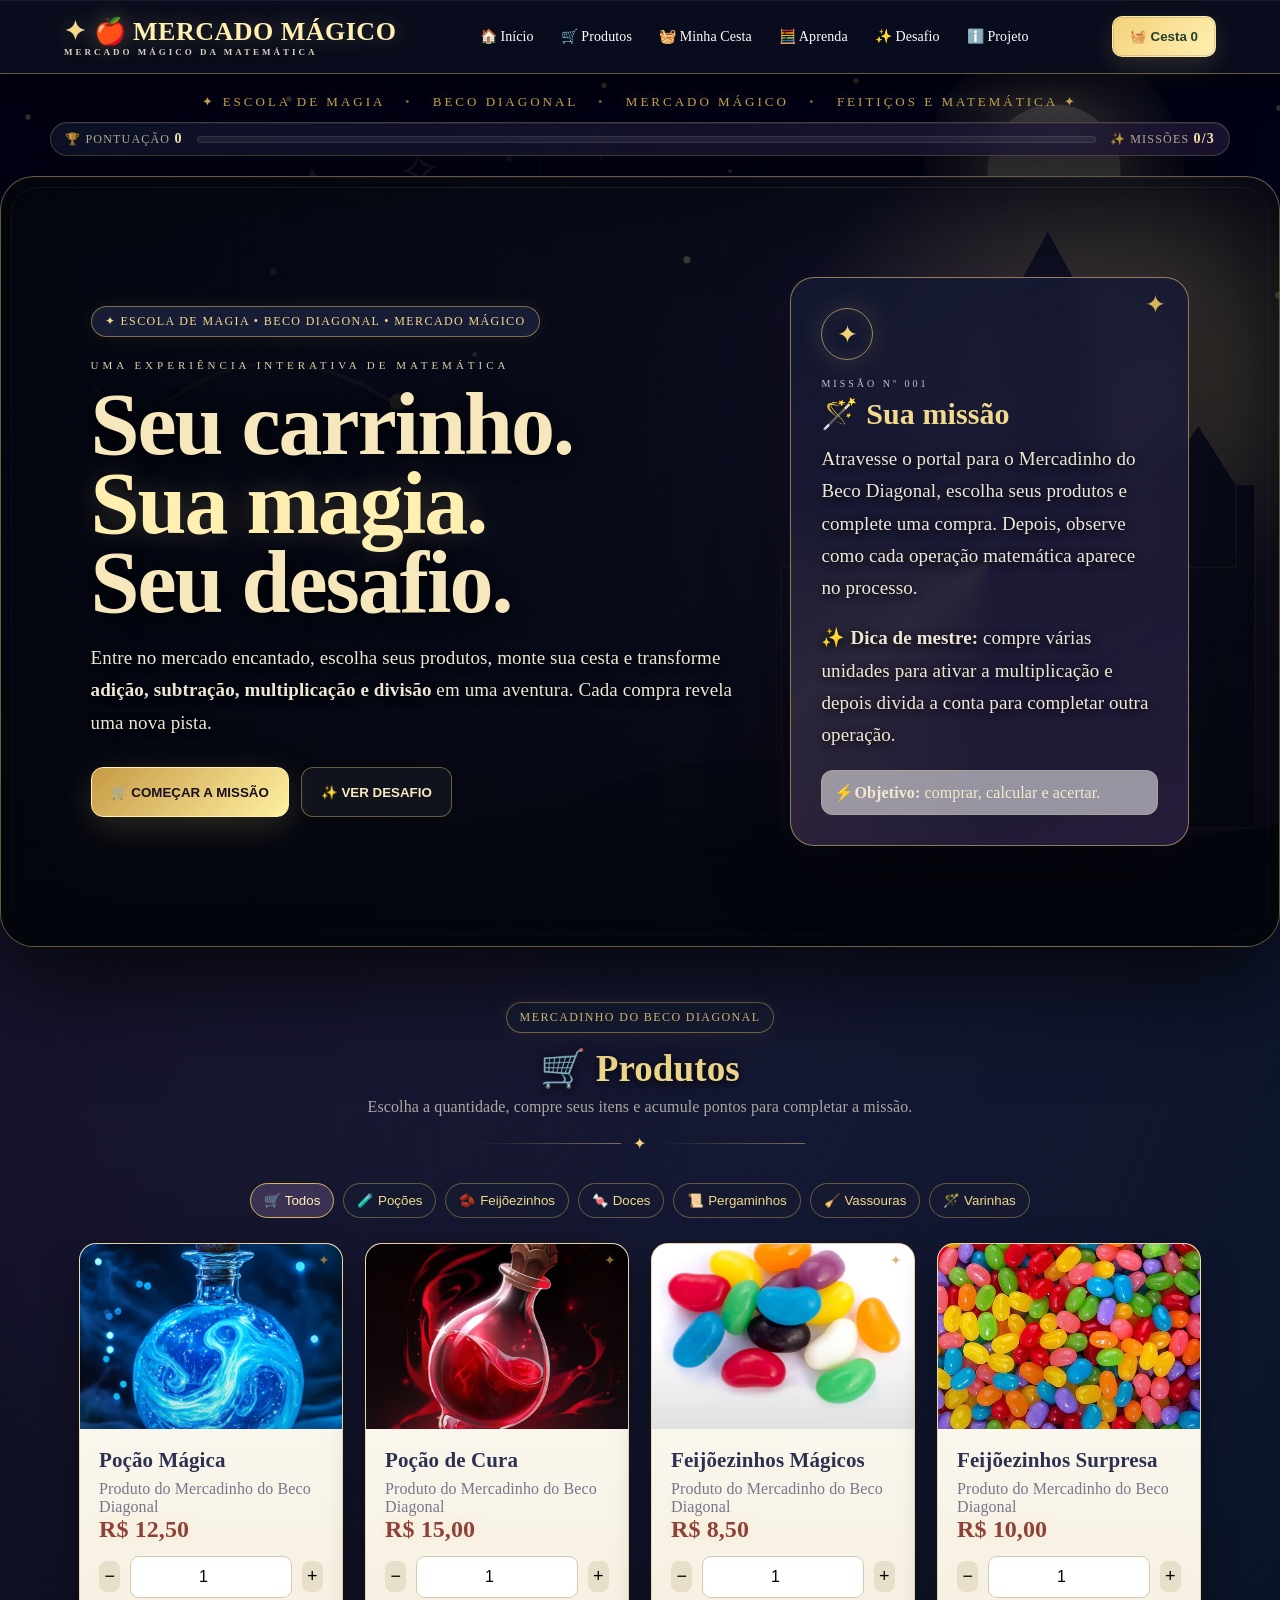
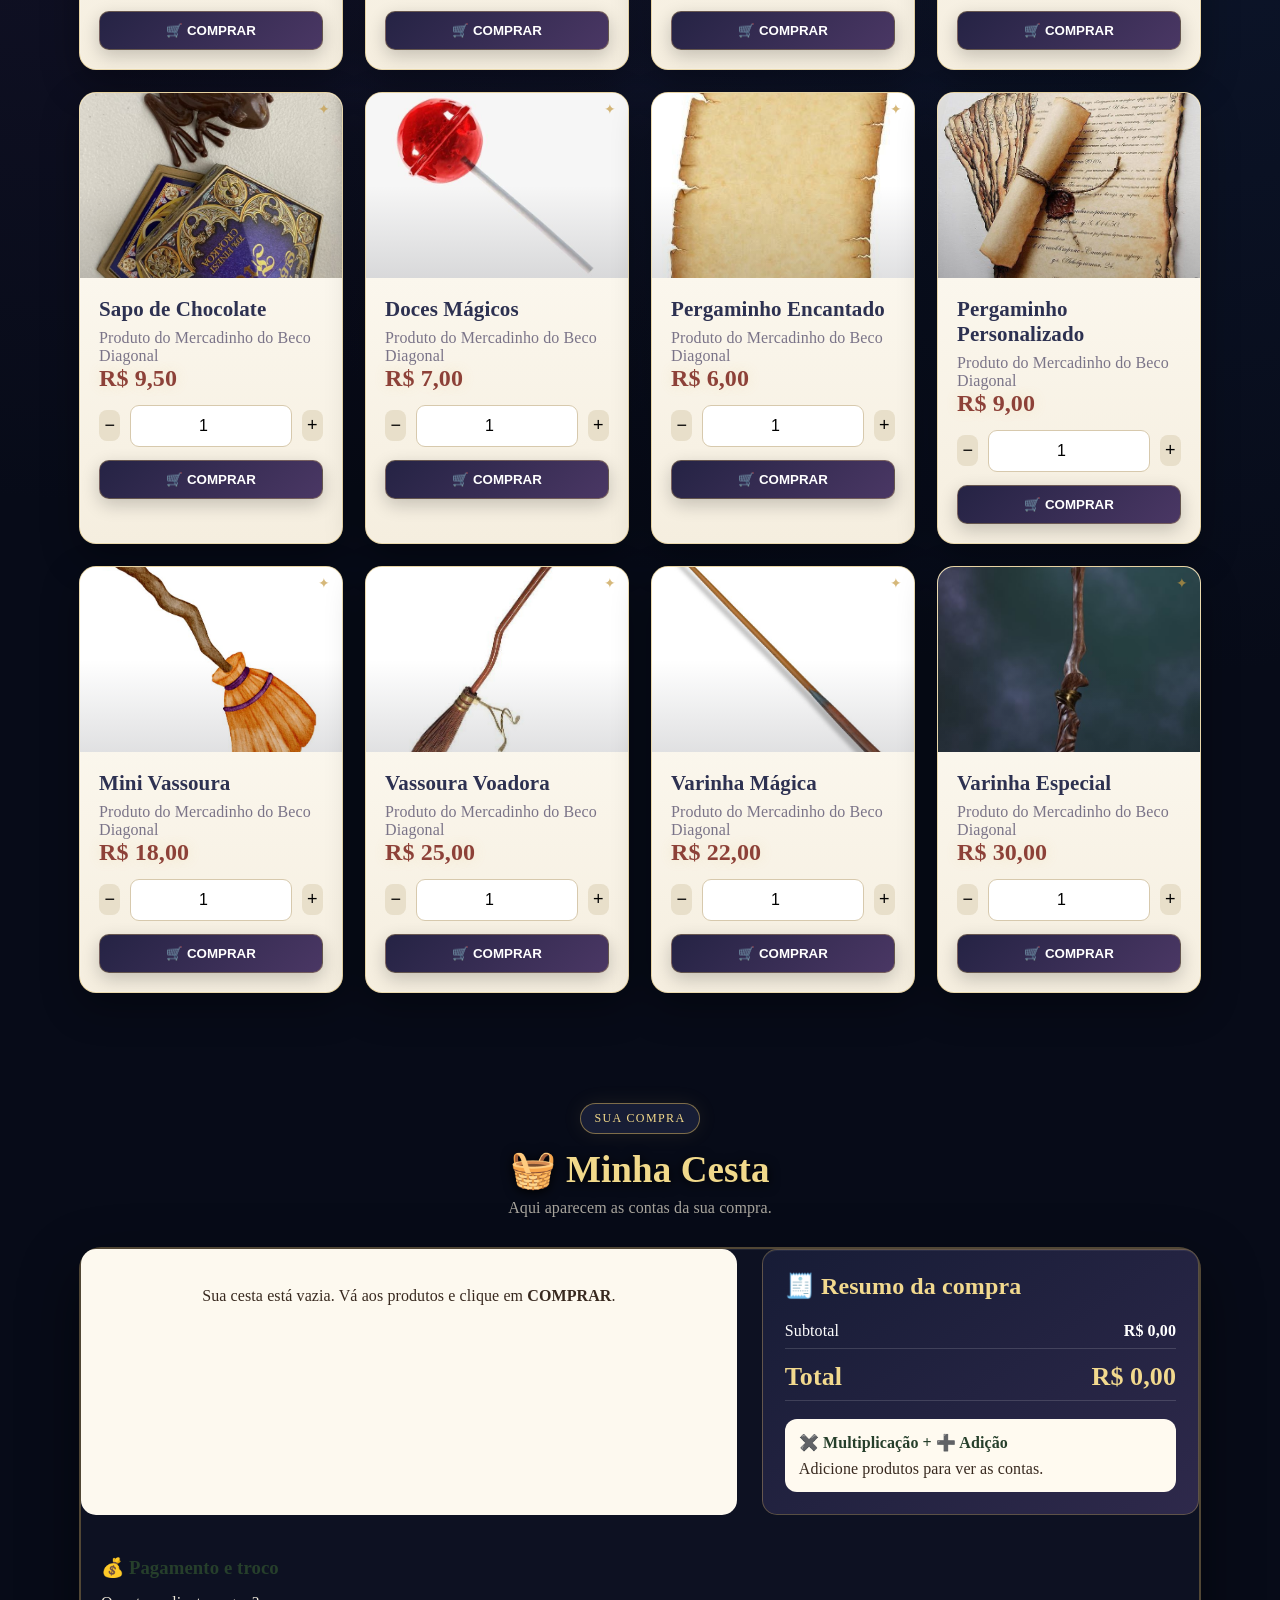
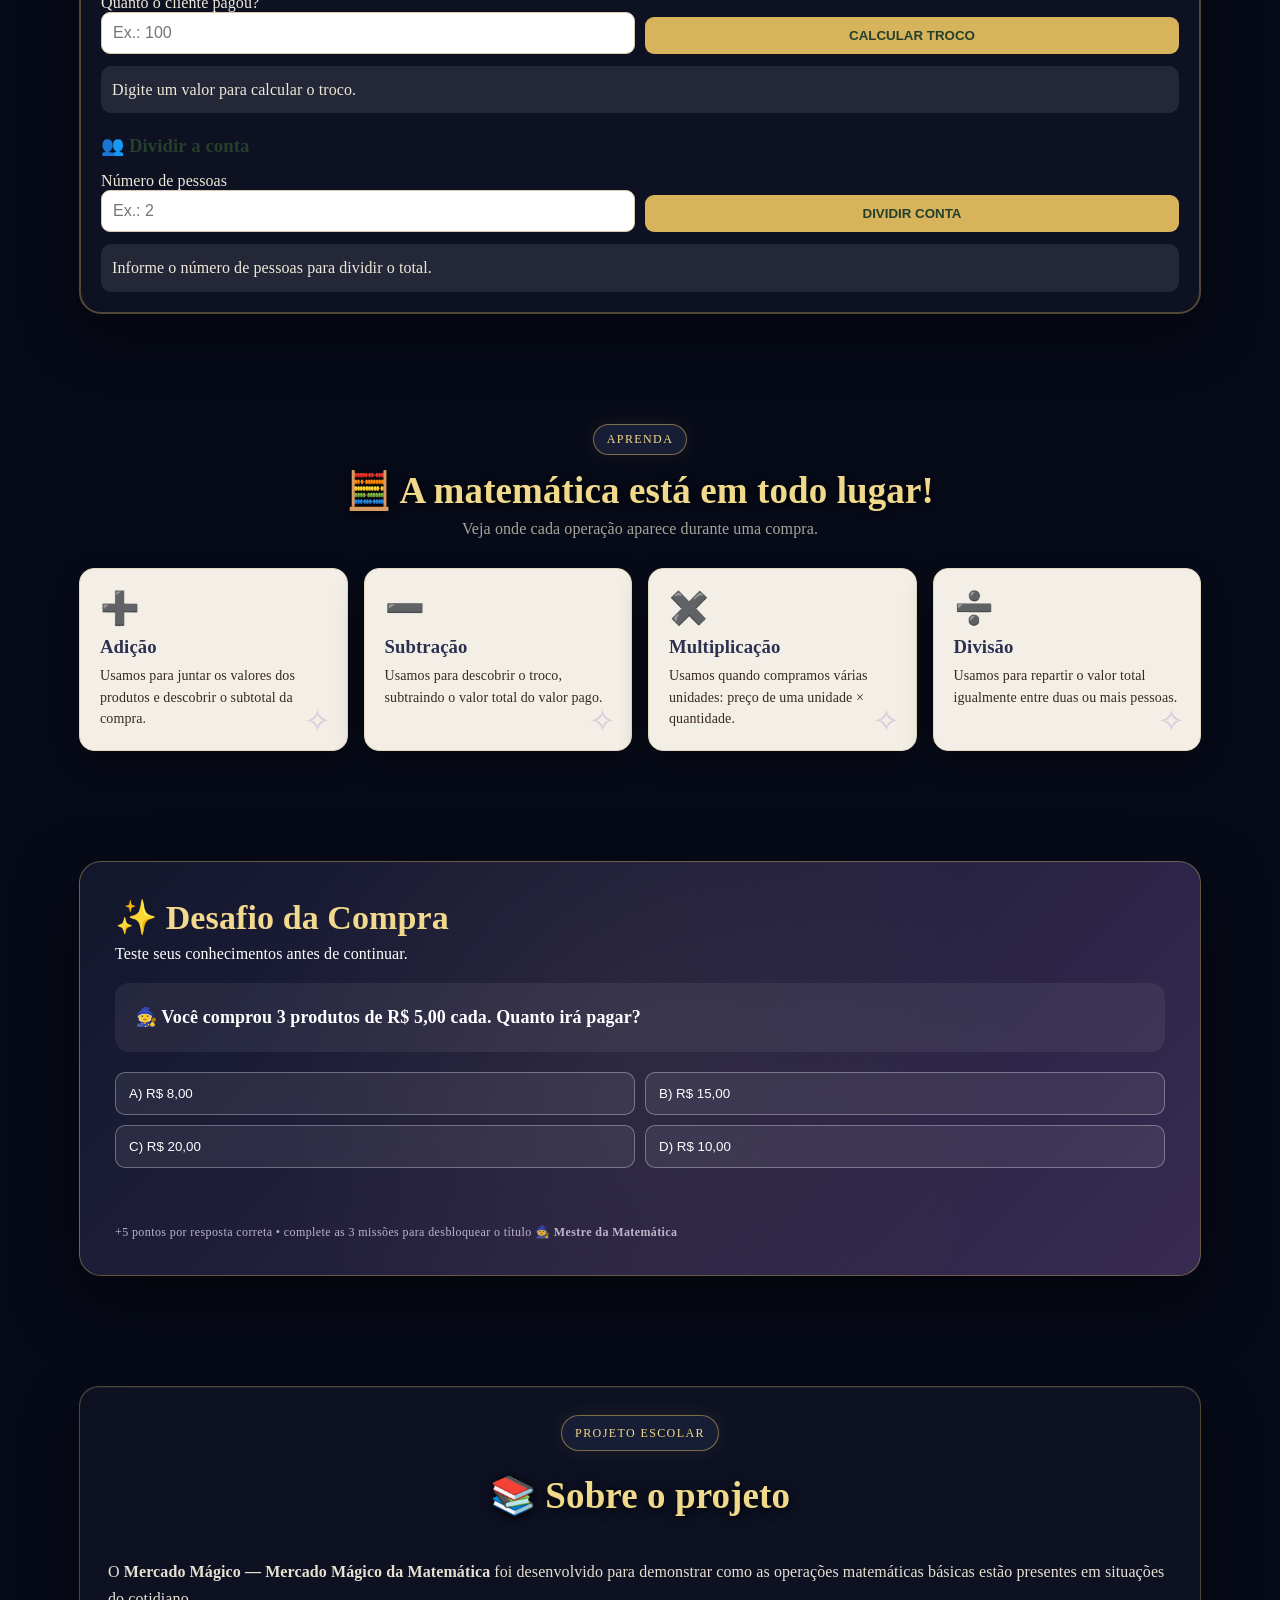
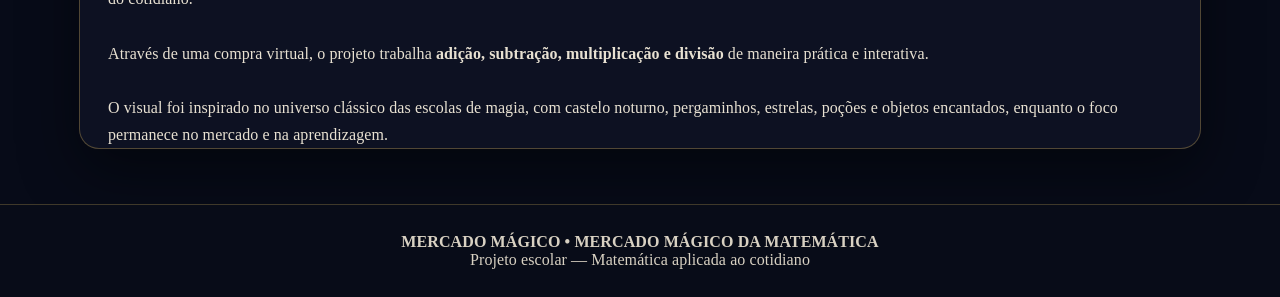
<file: index.html>
<!DOCTYPE html>
<html lang="pt-BR">
<head>
<meta charset="UTF-8">
<meta name="viewport" content="width=device-width, initial-scale=1.0">
<title>Mercado Mágico | Mercado Mágico da Matemática</title>
<link rel="stylesheet" href="Style.css">
</head>
<body>

<header>
<div class="nav">
  <div class="logo">🍎 MERCADO MÁGICO<span>MERCADO MÁGICO DA MATEMÁTICA</span></div>
  <nav>
    <a href="#inicio">🏠 Início</a>
    <a href="#produtos">🛒 Produtos</a>
    <a href="#cesta">🧺 Minha Cesta</a>
    <a href="#aprender">🧮 Aprenda</a>
    <a href="#desafio">✨ Desafio</a>
    <a href="#sobre">ℹ️ Projeto</a>
  </nav>
  <button class="cartBtn" onclick="irParaCesta()">🧺 Cesta <span id="headerCount">0</span></button>
</div>
</header>
<div class="magicRibbon">✦ Escola de Magia <span>•</span> Beco Diagonal <span>•</span> Mercado Mágico <span>•</span> Feitiços e Matemática ✦</div>
<div class="floating-magic" aria-hidden="true">
  <span>✦</span><span>✧</span><span>·</span><span>✦</span><span>✧</span><span>·</span><span>✦</span><span>✧</span>
</div>
<div class="scorebar">
  <div><span class="score-label">🏆 PONTUAÇÃO</span> <strong id="score">0</strong></div>
  <div class="progress-wrap"><span id="progressFill"></span></div>
  <div><span class="score-label">✨ MISSÕES</span> <strong id="missions">0/3</strong></div>
</div>

<main>
<section id="inicio" class="hero">
  <div>
    <span class="badge">✦ ESCOLA DE MAGIA • BECO DIAGONAL • MERCADO MÁGICO</span>
    <div class="hero-kicker">UMA EXPERIÊNCIA INTERATIVA DE MATEMÁTICA</div>
    <h1>Seu carrinho.<br><span>Sua magia.</span><br>Seu desafio.</h1>
    <p>Entre no mercado encantado, escolha seus produtos, monte sua cesta e transforme <b>adição, subtração, multiplicação e divisão</b> em uma aventura. Cada compra revela uma nova pista.</p>
    <div class="hero-actions">
      <button class="primary" onclick="document.getElementById('produtos').scrollIntoView()">🛒 COMEÇAR A MISSÃO</button>
      <button class="ghost-btn" onclick="document.getElementById('desafio').scrollIntoView()">✨ VER DESAFIO</button>
    </div>
  </div>
  <div class="heroCard">
    <div class="seal">✦</div>
    <div class="card-label">MISSÃO Nº 001</div>
    <h2>🪄 Sua missão</h2>
    <p>Atravesse o portal para o Mercadinho do Beco Diagonal, escolha seus produtos e complete uma compra. Depois, observe como cada operação matemática aparece no processo.</p>
    <br><p><b>✨ Dica de mestre:</b> compre várias unidades para ativar a multiplicação e depois divida a conta para completar outra operação.</p><div class="mission-mini"><span>⚡</span><b>Objetivo:</b> comprar, calcular e acertar.</div>
  </div>
</section>

<section id="produtos">
<div class="title">
<span class="badge">MERCADINHO DO BECO DIAGONAL</span>
<h2>🛒 Produtos</h2>
<p>Escolha a quantidade, compre seus itens e acumule pontos para completar a missão.</p><div class="section-rule"><i></i><span>✦</span><i></i></div>
</div>
<div class="categories" id="categories"></div>
<div class="products" id="products"></div>
</section>

<section id="cesta">
<div class="title"><span class="badge">SUA COMPRA</span><h2>🧺 Minha Cesta</h2><p>Aqui aparecem as contas da sua compra.</p></div>
<div class="cartSection">
<div class="cartGrid">
  <div class="cartList" id="cartList"></div>
  <div class="receipt">
    <h3>🧾 Resumo da compra</h3>
    <div class="row"><span>Subtotal</span><b id="subtotal">R$ 0,00</b></div>
    <div class="row total"><span>Total</span><span id="total">R$ 0,00</span></div>
    <div class="mathBox">
      <h4>✖️ Multiplicação + ➕ Adição</h4>
      <div id="mathLines">Adicione produtos para ver as contas.</div>
    </div>
  </div>
</div>

<div style="padding:20px">
<h3 style="color:var(--verde);margin:22px 0 10px">💰 Pagamento e troco</h3>
<div class="payGrid">
  <div><label>Quanto o cliente pagou?</label><input id="paid" type="number" min="0" step="0.01" placeholder="Ex.: 100"></div>
  <div style="display:flex;align-items:end"><button class="calcButton" onclick="calcularTroco()">CALCULAR TROCO</button></div>
</div>
<div class="result" id="changeResult">Digite um valor para calcular o troco.</div>

<h3 style="color:var(--verde);margin:22px 0 10px">👥 Dividir a conta</h3>
<div class="payGrid">
  <div><label>Número de pessoas</label><input id="people" type="number" min="1" step="1" placeholder="Ex.: 2"></div>
  <div style="display:flex;align-items:end"><button class="calcButton" onclick="dividirConta()">DIVIDIR CONTA</button></div>
</div>
<div class="result" id="divisionResult">Informe o número de pessoas para dividir o total.</div>
</div>
</div>
</section>

<section id="aprender">
<div class="title"><span class="badge">APRENDA</span><h2>🧮 A matemática está em todo lugar!</h2><p>Veja onde cada operação aparece durante uma compra.</p></div>
<div class="lessonGrid">
  <div class="lesson"><div class="icon">➕</div><h3>Adição</h3><p>Usamos para juntar os valores dos produtos e descobrir o subtotal da compra.</p></div>
  <div class="lesson"><div class="icon">➖</div><h3>Subtração</h3><p>Usamos para descobrir o troco, subtraindo o valor total do valor pago.</p></div>
  <div class="lesson"><div class="icon">✖️</div><h3>Multiplicação</h3><p>Usamos quando compramos várias unidades: preço de uma unidade × quantidade.</p></div>
  <div class="lesson"><div class="icon">➗</div><h3>Divisão</h3><p>Usamos para repartir o valor total igualmente entre duas ou mais pessoas.</p></div>
</div>
</section>

<section id="desafio">
<div class="challenge">
<h2>✨ Desafio da Compra</h2>
<p>Teste seus conhecimentos antes de continuar.</p>
<div class="question"><b>🧙 Você comprou 3 produtos de R$ 5,00 cada. Quanto irá pagar?</b></div>
<div class="options">
<button onclick="responderDesafio(false)">A) R$ 8,00</button>
<button onclick="responderDesafio(true)">B) R$ 15,00</button>
<button onclick="responderDesafio(false)">C) R$ 20,00</button>
<button onclick="responderDesafio(false)">D) R$ 10,00</button>
</div>
<div class="feedback" id="feedback"></div><div class="challenge-score">+5 pontos por resposta correta • complete as 3 missões para desbloquear o título <b>🧙 Mestre da Matemática</b></div>
</div>
</section>

<section id="sobre">
<div class="about">
<div class="title"><span class="badge">PROJETO ESCOLAR</span><h2>📚 Sobre o projeto</h2></div>
<p>O <b>Mercado Mágico — Mercado Mágico da Matemática</b> foi desenvolvido para demonstrar como as operações matemáticas básicas estão presentes em situações do cotidiano.</p><br>
<p>Através de uma compra virtual, o projeto trabalha <b>adição, subtração, multiplicação e divisão</b> de maneira prática e interativa.</p><br>
<p>O visual foi inspirado no universo clássico das escolas de magia, com castelo noturno, pergaminhos, estrelas, poções e objetos encantados, enquanto o foco permanece no mercado e na aprendizagem.</p>
</div>
</section>
</main>

<footer><b>MERCADO MÁGICO • MERCADO MÁGICO DA MATEMÁTICA</b><br>Projeto escolar — Matemática aplicada ao cotidiano</footer>
<div id="toast"></div>
<div id="achievement" class="achievement" aria-hidden="true">
  <div class="achievement-card">
    <div class="achievement-stars">✦ ✧ ✦</div>
    <div class="achievement-icon">🏆</div>
    <div class="achievement-small">CONQUISTA DESBLOQUEADA</div>
    <h2 id="achievementTitle">Mestre da Matemática</h2>
    <p id="achievementText">Você completou uma missão!</p>
    <button onclick="fecharConquista()">CONTINUAR AVENTURA</button>
  </div>
</div>

<script src="Script.js"></script>
</body>
</html>
</file>
<file: Style.css>
/* ===== 1. Base — layout, header, hero, produtos, cesta, aulas, desafio ===== */
:root{--verde:#263f2b;--verde2:#3e6645;--dourado:#d7b45c;--creme:#faf5e8;--marrom:#38291f;--vermelho:#8d4138;--branco:#fffdf8}
*{box-sizing:border-box;margin:0;padding:0}
html{scroll-behavior:smooth}
body{font-family:Georgia,"Times New Roman",serif;background:linear-gradient(135deg,#faf5e8,#eef3e8);color:var(--marrom)}
header{position:sticky;top:0;z-index:50;background:rgba(38,63,43,.98);color:white;padding:16px 5%;box-shadow:0 4px 20px #0003}
.nav{max-width:1250px;margin:auto;display:flex;align-items:center;gap:22px}
.logo{font-size:25px;font-weight:bold;color:#f2d98e;white-space:nowrap}
.logo span{display:block;font-size:10px;letter-spacing:2px;color:#fff}
nav{display:flex;gap:5px;flex:1;justify-content:center;flex-wrap:wrap}
nav a{color:white;text-decoration:none;padding:9px 11px;border-radius:8px;font-size:14px}
nav a:hover{background:#ffffff18;color:#f2d98e}
.cartBtn,.primary{border:0;background:var(--dourado);color:var(--verde);font-weight:bold;border-radius:10px;padding:12px 17px;cursor:pointer}
.cartBtn{white-space:nowrap}
.hero{max-width:1250px;margin:auto;padding:75px 5%;display:grid;grid-template-columns:1.25fr .75fr;gap:35px;align-items:center}
.badge{display:inline-block;background:var(--verde);color:white;border-radius:30px;padding:7px 13px;font-size:12px;letter-spacing:1.4px;margin-bottom:14px}
h1{font-size:clamp(42px,6vw,72px);line-height:.98;color:var(--verde);margin-bottom:20px}
.hero p{font-size:19px;line-height:1.7;max-width:720px}
.heroCard{background:#fffaf0;border:2px solid var(--dourado);padding:28px;border-radius:20px;box-shadow:0 15px 40px #38291f18;position:relative}
.heroCard:before{content:"✦";position:absolute;right:22px;top:12px;color:var(--dourado);font-size:25px}
.heroCard h2{color:var(--verde);margin-bottom:12px}
.heroCard p{font-size:16px}
section{max-width:1250px;margin:auto;padding:55px 5%}
.title{text-align:center;margin-bottom:30px}
.title h2{font-size:37px;color:var(--verde);margin-bottom:8px}
.title p{opacity:.78}
.categories{display:flex;gap:9px;justify-content:center;flex-wrap:wrap;margin-bottom:25px}
.categories button{border:1px solid var(--verde);background:white;color:var(--verde);padding:9px 13px;border-radius:20px;cursor:pointer}
.categories button.active,.categories button:hover{background:var(--verde);color:white}
.products{display:grid;grid-template-columns:repeat(auto-fit,minmax(220px,1fr));gap:18px}
.card{background:var(--branco);border:1px solid #e3d8c0;border-radius:17px;overflow:hidden;box-shadow:0 8px 25px #38291f12;transition:.2s}
.card:hover{transform:translateY(-4px);box-shadow:0 14px 30px #38291f1d}
.productImage{height:160px;background:linear-gradient(135deg,#e0eadb,#f7edcf);display:flex;align-items:center;justify-content:center;font-size:64px}
.productImage img{width:100%;height:100%;object-fit:cover;display:none}
.cardBody{padding:17px}
.cardBody h3{color:var(--verde);font-size:20px;margin-bottom:7px}
.price{font-size:22px;font-weight:bold;color:var(--vermelho)}
.qty{display:flex;align-items:center;justify-content:center;gap:10px;margin:13px 0}
.qty button{width:31px;height:31px;border:0;border-radius:8px;background:#e8dfca;cursor:pointer;font-size:18px}
.qty input{width:50px;text-align:center;padding:7px;border:1px solid #d4c7ad;border-radius:8px}
.buy{width:100%;border:0;border-radius:10px;padding:11px;background:var(--verde);color:white;font-weight:bold;cursor:pointer}
.buy:hover{background:var(--verde2)}
.cartSection{background:#fffaf0;border:2px solid #dfcfad;border-radius:22px}
.cartGrid{display:grid;grid-template-columns:1.2fr .8fr;gap:25px}
.cartList{background:white;border-radius:15px;padding:18px}
.cartLine{display:grid;grid-template-columns:1fr auto auto auto;gap:12px;align-items:center;padding:13px 5px;border-bottom:1px solid #eee4d2}
.cartLine:last-child{border:0}
.miniQty{display:flex;align-items:center;gap:6px}
.miniQty button{border:0;background:#eee5d2;width:27px;height:27px;border-radius:6px;cursor:pointer}
.remove{border:0;background:#8d4138;color:white;padding:6px 8px;border-radius:6px;cursor:pointer}
.receipt{background:var(--verde);color:white;border-radius:15px;padding:22px}
.receipt h3{color:#f2d98e;margin-bottom:14px;font-size:24px}
.row{display:flex;justify-content:space-between;gap:15px;padding:8px 0;border-bottom:1px solid #ffffff25}
.total{font-size:26px;font-weight:bold;color:#f2d98e;padding-top:13px}
.mathBox{margin-top:18px;background:#fffaf0;color:var(--marrom);border-radius:12px;padding:14px}
.mathBox h4{color:var(--verde);margin-bottom:8px}
.payGrid{display:grid;grid-template-columns:1fr 1fr;gap:10px;margin-top:15px}
input[type=number]{width:100%;padding:11px;border:1px solid #d7c9ad;border-radius:9px;font-size:16px}
.calcButton{width:100%;border:0;border-radius:9px;padding:11px;background:var(--dourado);color:var(--verde);font-weight:bold;cursor:pointer}
.result{margin-top:12px;background:#ffffff18;border-radius:10px;padding:11px;line-height:1.6}
.lessonGrid{display:grid;grid-template-columns:repeat(4,1fr);gap:16px}
.lesson{background:white;border:1px solid #e4d8c0;border-radius:15px;padding:20px;box-shadow:0 7px 20px #38291f10}
.lesson .icon{font-size:32px;margin-bottom:9px}
.lesson h3{color:var(--verde);margin-bottom:7px}
.lesson p{line-height:1.55;font-size:14px}
.challenge{background:linear-gradient(135deg,#263f2b,#3e6645);color:white;border-radius:22px;padding:35px}
.challenge h2{color:#f2d98e;font-size:34px;margin-bottom:8px}
.question{background:#ffffff10;padding:20px;border-radius:14px;margin:20px 0;font-size:18px;line-height:1.6}
.options{display:grid;grid-template-columns:repeat(2,1fr);gap:10px}
.options button{border:1px solid #ffffff50;background:#ffffff12;color:white;border-radius:10px;padding:13px;cursor:pointer;text-align:left}
.options button:hover{background:#ffffff22}
.feedback{margin-top:14px;font-weight:bold;min-height:25px}
.about{background:#fffaf0;border-radius:20px;border:1px solid #e0d3b9;line-height:1.7}
footer{background:#1d3021;color:white;text-align:center;padding:28px}
#toast{position:fixed;bottom:22px;left:50%;transform:translateX(-50%) translateY(80px);background:var(--verde);color:white;padding:13px 18px;border-radius:12px;opacity:0;transition:.3s;z-index:100}
#toast.show{transform:translateX(-50%) translateY(0);opacity:1}
@media(max-width:900px){.hero,.cartGrid{grid-template-columns:1fr}.lessonGrid{grid-template-columns:repeat(2,1fr)}nav{order:3;width:100%}.nav{flex-wrap:wrap}}
@media(max-width:600px){.lessonGrid,.options{grid-template-columns:1fr}.cartLine{grid-template-columns:1fr auto}.hero{padding-top:45px}}

/* ✨ Identidade visual de fantasia — inspiração bruxa/escola de magia */
body{background:#0b1020;position:relative;overflow-x:hidden}
body:before{content:"";position:fixed;inset:0;z-index:-3;background:linear-gradient(180deg,rgba(7,10,25,.72),rgba(20,13,32,.90)),url('imagens/noite-magica.svg') center top/cover no-repeat;}
body:after{content:"✦  ·  ✧  ·  ✦  ·  ✧  ·  ✦  ·  ✧  ·  ✦";position:fixed;top:12%;left:0;right:0;color:#f2d98e22;font-size:42px;letter-spacing:18px;z-index:-1;white-space:nowrap;pointer-events:none;transform:rotate(-8deg)}
header{background:rgba(9,13,29,.94);border-bottom:1px solid #d7b45c66;backdrop-filter:blur(10px)}
.logo{font-family:Georgia,serif;text-shadow:0 0 18px #d7b45c55;letter-spacing:.5px}.logo:before{content:"✦ ";color:#f2d98e}.logo span{color:#d8d2c2}
nav a{font-family:Georgia,serif}nav a:hover{background:#d7b45c18;color:#f2d98e}
.hero{max-width:1250px;margin:25px auto 0;padding:95px 5% 80px;min-height:610px;position:relative;border:1px solid #d7b45c44;border-radius:28px;background:linear-gradient(90deg,rgba(9,13,29,.92),rgba(9,13,29,.66),rgba(9,13,29,.20)),url('imagens/banner-magico.svg') center/cover;box-shadow:0 25px 70px #0008,inset 0 0 80px #0005;overflow:hidden}
.hero:after{content:"✦";position:absolute;right:8%;top:10%;font-size:90px;color:#f2d98e55;animation:twinkle 2.8s infinite}
.hero>*{position:relative;z-index:1}.badge{background:#171d35;border:1px solid #d7b45c88;color:#f4da8a;box-shadow:0 0 20px #d7b45c18}
h1{color:#f6e7bd;text-shadow:0 3px 25px #000;max-width:800px}.hero p{color:#f2eee4;text-shadow:0 2px 8px #000;max-width:760px}.primary{background:linear-gradient(135deg,#d7b45c,#f1d98b);box-shadow:0 7px 25px #d7b45c33}.heroCard{background:rgba(16,20,39,.88);border:1px solid #d7b45c88;color:#eee8d8;box-shadow:0 20px 50px #0007;backdrop-filter:blur(8px)}.heroCard h2{color:#f2d98e}.heroCard p{color:#e8e1d2}
section{color:#efe9da}.title h2{color:#f1d98b;text-shadow:0 2px 12px #000}.title p{color:#d6d0c2}.categories button{background:#151a30;border-color:#d7b45c66;color:#f0d98f}.categories button.active,.categories button:hover{background:#3b3152;border-color:#d7b45c;color:#fff0bd}
.card{background:linear-gradient(180deg,#fffdf7,#f5eedf);border-color:#d7b45c66}.productImage{background:radial-gradient(circle at 50% 30%,#fff5c7,#d9d5e7 42%,#272d4d 100%)}.cardBody h3{color:#2d3151}.cardBody p{color:#655e78;opacity:.85}.buy{background:#29284a}.buy:hover{background:#46345e}
.cartSection,.about{background:rgba(15,19,36,.92);border-color:#d7b45c55;box-shadow:0 18px 50px #0005}.cartList{background:#fdf9ef;color:#38291f}.receipt{background:linear-gradient(145deg,#171c36,#2e294b);border:1px solid #d7b45c55}.lesson{background:rgba(253,249,239,.96);color:#38291f}.lesson h3{color:#2d3151}.challenge{background:linear-gradient(135deg,#12172d,#382b52);border:1px solid #d7b45c66;box-shadow:0 20px 50px #0005}.about p{color:#e8e1d2;padding:0 28px}.about .title{padding-top:28px}footer{background:#080c18;border-top:1px solid #d7b45c44;color:#d8d1c2}
.magicRibbon{max-width:1250px;margin:18px auto -10px;padding:10px 5%;text-align:center;color:#d7b45c;font-size:13px;letter-spacing:3px;text-transform:uppercase}.magicRibbon span{opacity:.6;padding:0 14px}
@keyframes twinkle{0%,100%{opacity:.25;transform:scale(.9) rotate(0)}50%{opacity:.9;transform:scale(1.08) rotate(12deg)}}
@media(max-width:600px){.hero{margin:12px 3%;border-radius:20px;min-height:auto;padding:65px 6%}.heroCard{margin-top:15px}.magicRibbon{font-size:10px;letter-spacing:1.5px}}

/* ===== 2. Ajustes responsivos (mobile/tablet) ===== */
/* Ajustes responsivos para celular e tablet */
* { box-sizing: border-box; }
html, body { width: 100%; max-width: 100%; overflow-x: hidden; }
img, video, canvas { max-width: 100%; height: auto; }
button, input, select, textarea { max-width: 100%; }

@media (max-width: 900px) {
  .container, .content, .main-container { width: calc(100% - 24px); margin-inline: auto; }
  .hero, .banner { min-height: 360px; padding: 40px 24px; }
  .products, .product-grid, .cards, .grid { grid-template-columns: repeat(2, minmax(0, 1fr)); }
  header { padding-inline: 16px; }
  nav { gap: 12px; flex-wrap: wrap; }
}

@media (max-width: 600px) {
  .container, .content, .main-container { width: calc(100% - 20px); }
  .hero, .banner { min-height: 300px; padding: 28px 16px; background-position: center; }
  .products, .product-grid, .cards, .grid { grid-template-columns: 1fr; }
  .actions, .buttons, .hero-actions { display: flex; flex-direction: column; gap: 10px; }
  .actions > *, .buttons > *, .hero-actions > * { width: 100%; }
  table { display: block; width: 100%; overflow-x: auto; -webkit-overflow-scrolling: touch; }
  input, select, textarea, button { min-height: 44px; font-size: 16px; }
  h1 { font-size: clamp(2rem, 9vw, 3rem); line-height: 1.05; }
}

@media (max-width: 380px) {
  .container, .content, .main-container { width: calc(100% - 14px); }
  header { padding-inline: 8px; }
}

/* ===== 3. Edicao Competicao — identidade premium de escola magica ===== */
/* =========================================================
   EDIÇÃO COMPETIÇÃO — identidade premium de escola mágica
   ========================================================= */
:root{
  --gold:#f3d27a;
  --gold2:#fff0b2;
  --ink:#070b18;
  --violet:#5c3c87;
  --violet2:#8d64bd;
  --glass:rgba(12,16,35,.72);
}
body{
  background:
    radial-gradient(circle at 12% 15%,#33255355 0 8%,transparent 30%),
    radial-gradient(circle at 88% 22%,#172b5350 0 8%,transparent 28%),
    #070b18;
  letter-spacing:.1px;
}
body:before{filter:saturate(1.08) contrast(1.08);opacity:.95}
body:after{content:"✦     ✧        ·       ✦        ✧      ·       ✦";font-size:54px;letter-spacing:24px;color:#f3d27a18;animation:drift 18s linear infinite}
header{
  border-bottom:1px solid #f3d27a66;
  box-shadow:0 10px 35px #0009,0 1px 0 #fff1 inset;
}
.nav{max-width:1320px}
.logo{font-size:26px;color:var(--gold2);text-shadow:0 0 22px #f3d27a55}
.logo span{font-size:9px;letter-spacing:3px}
.cartBtn{
  border:1px solid #fff3c066;
  background:linear-gradient(135deg,#f3d27a,#fff0b2);
  box-shadow:0 8px 25px #f3d27a28,0 0 0 1px #0002 inset;
}
.magicRibbon{
  max-width:1320px;
  margin:12px auto -6px;
  padding:8px 4%;
  text-shadow:0 0 15px #f3d27a77;
}
.scorebar{
  max-width:1180px;
  margin:10px auto 0;
  padding:8px 14px;
  display:grid;
  grid-template-columns:auto minmax(100px,1fr) auto;
  align-items:center;
  gap:14px;
  color:#f7e8bb;
  background:linear-gradient(90deg,#10162ccc,#211837cc);
  border:1px solid #f3d27a3d;
  border-radius:999px;
  box-shadow:0 8px 30px #0005,inset 0 1px #fff1;
  backdrop-filter:blur(12px);
  font-size:12px;
  letter-spacing:1.2px;
}
.score-label{opacity:.75}
.scorebar strong{color:var(--gold2);font-size:14px}
.progress-wrap{height:7px;background:#ffffff12;border-radius:99px;overflow:hidden;border:1px solid #ffffff14}
#progressFill{display:block;height:100%;width:0;background:linear-gradient(90deg,#c59a42,#fff0a5);box-shadow:0 0 14px #f3d27a99;transition:width .5s ease}
.floating-magic{position:fixed;inset:0;pointer-events:none;z-index:0;overflow:hidden}
.floating-magic span{position:absolute;color:#f3d27a55;font-size:20px;animation:floatMagic 12s linear infinite}
.floating-magic span:nth-child(1){left:7%;top:28%;animation-delay:-2s}
.floating-magic span:nth-child(2){left:21%;top:72%;animation-delay:-8s}
.floating-magic span:nth-child(3){left:41%;top:20%;animation-delay:-5s}
.floating-magic span:nth-child(4){left:63%;top:67%;animation-delay:-10s}
.floating-magic span:nth-child(5){left:79%;top:30%;animation-delay:-3s}
.floating-magic span:nth-child(6){left:90%;top:78%;animation-delay:-7s}
.floating-magic span:nth-child(7){left:53%;top:46%;animation-delay:-1s}
.floating-magic span:nth-child(8){left:31%;top:42%;animation-delay:-6s}
.hero{
  max-width:1320px;
  min-height:650px;
  margin:20px auto 0;
  padding:100px 7%;
  border-radius:34px;
  border:1px solid #f3d27a66;
  background:
    linear-gradient(90deg,rgba(5,8,19,.96) 0%,rgba(7,10,24,.82) 43%,rgba(7,10,24,.20) 100%),
    radial-gradient(circle at 75% 30%,#6f4a9955,transparent 30%),
    url('imagens/banner-magico.svg') center/cover;
  box-shadow:0 35px 100px #000b,inset 0 0 100px #0009,inset 0 1px #fff2;
}
.hero:before{content:"";position:absolute;inset:10px;border:1px solid #f3d27a22;border-radius:26px;pointer-events:none}
.hero-kicker{font-size:11px;letter-spacing:4px;color:#d8cfae;margin:8px 0 14px}
h1{font-size:clamp(48px,7vw,88px);line-height:.9;letter-spacing:-2px}
h1 span{
  color:var(--gold2);
  text-shadow:0 0 28px #f3d27a38;
}
.hero p{font-size:19px;max-width:650px;color:#eee7d6}
.hero-actions{display:flex;gap:12px;align-items:center;margin-top:28px}
.primary,.ghost-btn{
  min-height:50px;padding:13px 19px;border-radius:12px;font-weight:800;cursor:pointer;transition:.25s;
}
.primary{background:linear-gradient(135deg,#c79a45,#fff0a2);color:#161021;border:1px solid #fff1b4;box-shadow:0 10px 35px #f3d27a2d}
.primary:hover{transform:translateY(-3px);box-shadow:0 15px 45px #f3d27a55}
.ghost-btn{background:#ffffff0c;color:#f7e9be;border:1px solid #f3d27a66;backdrop-filter:blur(8px)}
.ghost-btn:hover{background:#f3d27a18;transform:translateY(-3px)}
.heroCard{
  background:linear-gradient(160deg,#12182fe8,#281e3ee8);
  border:1px solid #f3d27a88;
  border-radius:24px;
  padding:30px;
  box-shadow:0 25px 70px #0008,0 0 40px #8d64bd18;
  backdrop-filter:blur(14px);
  overflow:hidden;
}
.heroCard:after{content:"";position:absolute;inset:-50%;background:conic-gradient(from 180deg,transparent,#f3d27a12,transparent 30%);animation:spin 16s linear infinite;pointer-events:none}
.heroCard>*{position:relative;z-index:1}
.heroCard h2{font-size:30px}
.seal{
  width:52px;height:52px;border-radius:50%;display:grid;place-items:center;
  border:1px solid #f3d27a99;color:#f3d27a;font-size:25px;
  box-shadow:0 0 30px #f3d27a25,inset 0 0 20px #f3d27a12;margin-bottom:18px;
}
.card-label{font-size:10px;letter-spacing:3px;color:#c9bfd0;margin-bottom:7px}
.mission-mini{margin-top:18px;padding:12px;border-radius:12px;background:#fff8;border:1px solid #f3d27a2e;color:#f4e9cf}
.section-rule{display:flex;align-items:center;justify-content:center;gap:12px;margin:18px auto 0;max-width:330px;color:#f3d27a}
.section-rule i{height:1px;flex:1;background:linear-gradient(90deg,transparent,#f3d27a77)}
.products{gap:22px}
.card{
  position:relative;
  border:1px solid #d7b45c77;
  box-shadow:0 14px 38px #0005,0 0 0 1px #fff2 inset;
  transition:transform .3s ease,box-shadow .3s ease;
}
.card:before{
  content:"✦";position:absolute;right:12px;top:8px;color:#c59a42;font-size:14px;z-index:2;opacity:.7
}
.card:hover{transform:translateY(-8px) rotate(-.3deg);box-shadow:0 22px 55px #0008,0 0 28px #f3d27a18}
.productImage{height:185px;position:relative}
.productImage:after{content:"";position:absolute;inset:0;background:linear-gradient(180deg,transparent 50%,#090b1620)}
.cardBody{padding:19px}
.cardBody h3{font-size:21px}
.price{font-size:24px;text-shadow:0 0 14px #d7b45c33}
.buy{background:linear-gradient(135deg,#252344,#4a3764);border:1px solid #d7b45c55;box-shadow:0 6px 18px #0003}
.buy:hover{background:linear-gradient(135deg,#3a315a,#644a83);box-shadow:0 8px 25px #8d64bd35}
.qty button{transition:.2s}.qty button:hover{transform:scale(1.08);background:#d9c999}
.cartSection,.about{box-shadow:0 22px 60px #0007,inset 0 1px #fff1}
.receipt{box-shadow:inset 0 1px #fff1}
.lesson{
  position:relative;overflow:hidden;
  box-shadow:0 12px 30px #0005;
  transition:.25s;
}
.lesson:hover{transform:translateY(-6px);box-shadow:0 20px 45px #0007}
.lesson:after{content:"✧";position:absolute;right:15px;bottom:10px;color:#8d64bd44;font-size:32px}
.challenge{position:relative;overflow:hidden;box-shadow:0 25px 65px #0008}
.challenge:before{content:"";position:absolute;inset:-30%;background:radial-gradient(circle,#f3d27a0c,transparent 40%);animation:pulse 4s ease-in-out infinite}
.challenge>*{position:relative}
.challenge-score{margin-top:18px;font-size:12px;letter-spacing:.4px;color:#d9cde2;opacity:.85}
.feedback{padding:8px 0}
.achievement{
  position:fixed;inset:0;z-index:999;display:grid;place-items:center;padding:20px;
  background:#03050bbd;backdrop-filter:blur(9px);opacity:0;pointer-events:none;transition:.3s;
}
.achievement.show{opacity:1;pointer-events:auto}
.achievement-card{
  width:min(460px,100%);padding:38px 30px;text-align:center;border-radius:28px;
  background:linear-gradient(160deg,#11182e,#2d2047);
  border:1px solid #f3d27a99;box-shadow:0 35px 100px #000b,0 0 50px #f3d27a1f;
  transform:translateY(20px) scale(.96);transition:.35s;
}
.achievement.show .achievement-card{transform:translateY(0) scale(1)}
.achievement-stars{color:#f3d27a;font-size:22px;letter-spacing:10px}
.achievement-icon{font-size:64px;margin:12px 0}
.achievement-small{font-size:10px;letter-spacing:3px;color:#cfc5a7}
.achievement h2{font-size:30px;color:#fff0ae;margin:8px 0}
.achievement p{color:#ddd5c4;margin-bottom:22px}
.achievement button{border:0;border-radius:11px;padding:13px 18px;background:linear-gradient(135deg,#c79a45,#fff0a2);font-weight:800;color:#171021;cursor:pointer}
@keyframes twinkle{0%,100%{opacity:.25;transform:scale(.9) rotate(0)}50%{opacity:1;transform:scale(1.1) rotate(12deg)}}
@keyframes drift{from{transform:translateX(-2%)}to{transform:translateX(2%)}}
@keyframes floatMagic{0%{transform:translateY(0) rotate(0);opacity:0}15%{opacity:.6}80%{opacity:.35}100%{transform:translateY(-90px) rotate(180deg);opacity:0}}
@keyframes spin{to{transform:rotate(360deg)}}
@keyframes pulse{0%,100%{transform:scale(.9);opacity:.5}50%{transform:scale(1.1);opacity:1}}
@media(max-width:900px){
  .scorebar{margin-inline:12px}
  .hero{min-height:auto;padding:75px 7%}
}
@media(max-width:600px){
  .scorebar{grid-template-columns:auto 1fr auto;font-size:10px;gap:7px}
  .hero{margin-inline:10px;border-radius:24px;padding:62px 6%}
  .hero-actions{flex-direction:column;align-items:stretch}
  .primary,.ghost-btn{width:100%}
  h1{font-size:clamp(42px,14vw,66px)}
  .hero p{font-size:17px}
}

/* ===== 4. Banner cinematografico animado (suporte visual do JS de fundo) ===== */
/* Banner cinematográfico animado — 100% feito em CSS + JavaScript */
.hero{position:relative;isolation:isolate;overflow:hidden}
.hero > *:not(.magicSky):not(.cinematicFog):not(.flyingLetters){position:relative;z-index:3}
.magicSky{
  position:absolute;inset:0;width:100%;height:100%;z-index:0;
  pointer-events:none;display:block;
}
.hero:after{
  content:"";position:absolute;inset:0;z-index:1;pointer-events:none;
  background:
    linear-gradient(180deg,rgba(4,7,18,.18),rgba(4,7,18,.35) 55%,rgba(3,5,12,.78)),
    radial-gradient(circle at 50% 35%,transparent 0 22%,rgba(3,5,12,.45) 78%);
  mix-blend-mode:normal;
}
.cinematicFog{
  position:absolute;z-index:2;pointer-events:none;width:75%;height:180px;
  border-radius:50%;filter:blur(28px);opacity:.16;
  background:radial-gradient(ellipse,#b4a6c8,transparent 68%);
  animation:fogMove 14s ease-in-out infinite alternate;
}
.fog1{left:-15%;bottom:2%}
.fog2{right:-20%;bottom:12%;animation-delay:-6s;animation-duration:19s}
.flyingLetters{
  position:absolute;z-index:2;right:8%;top:17%;color:#f3d27a66;
  font-size:25px;letter-spacing:12px;pointer-events:none;
  animation:lettersFloat 7s ease-in-out infinite;
  text-shadow:0 0 18px #f3d27a66;
}
@keyframes fogMove{from{transform:translateX(-6%) scale(1)}to{transform:translateX(10%) scale(1.12)}}
@keyframes lettersFloat{0%,100%{transform:translateY(0) rotate(-2deg);opacity:.35}50%{transform:translateY(-18px) rotate(2deg);opacity:.8}}
@media(max-width:600px){
  .flyingLetters{right:3%;top:11%;font-size:17px;letter-spacing:5px}
}
</file>
